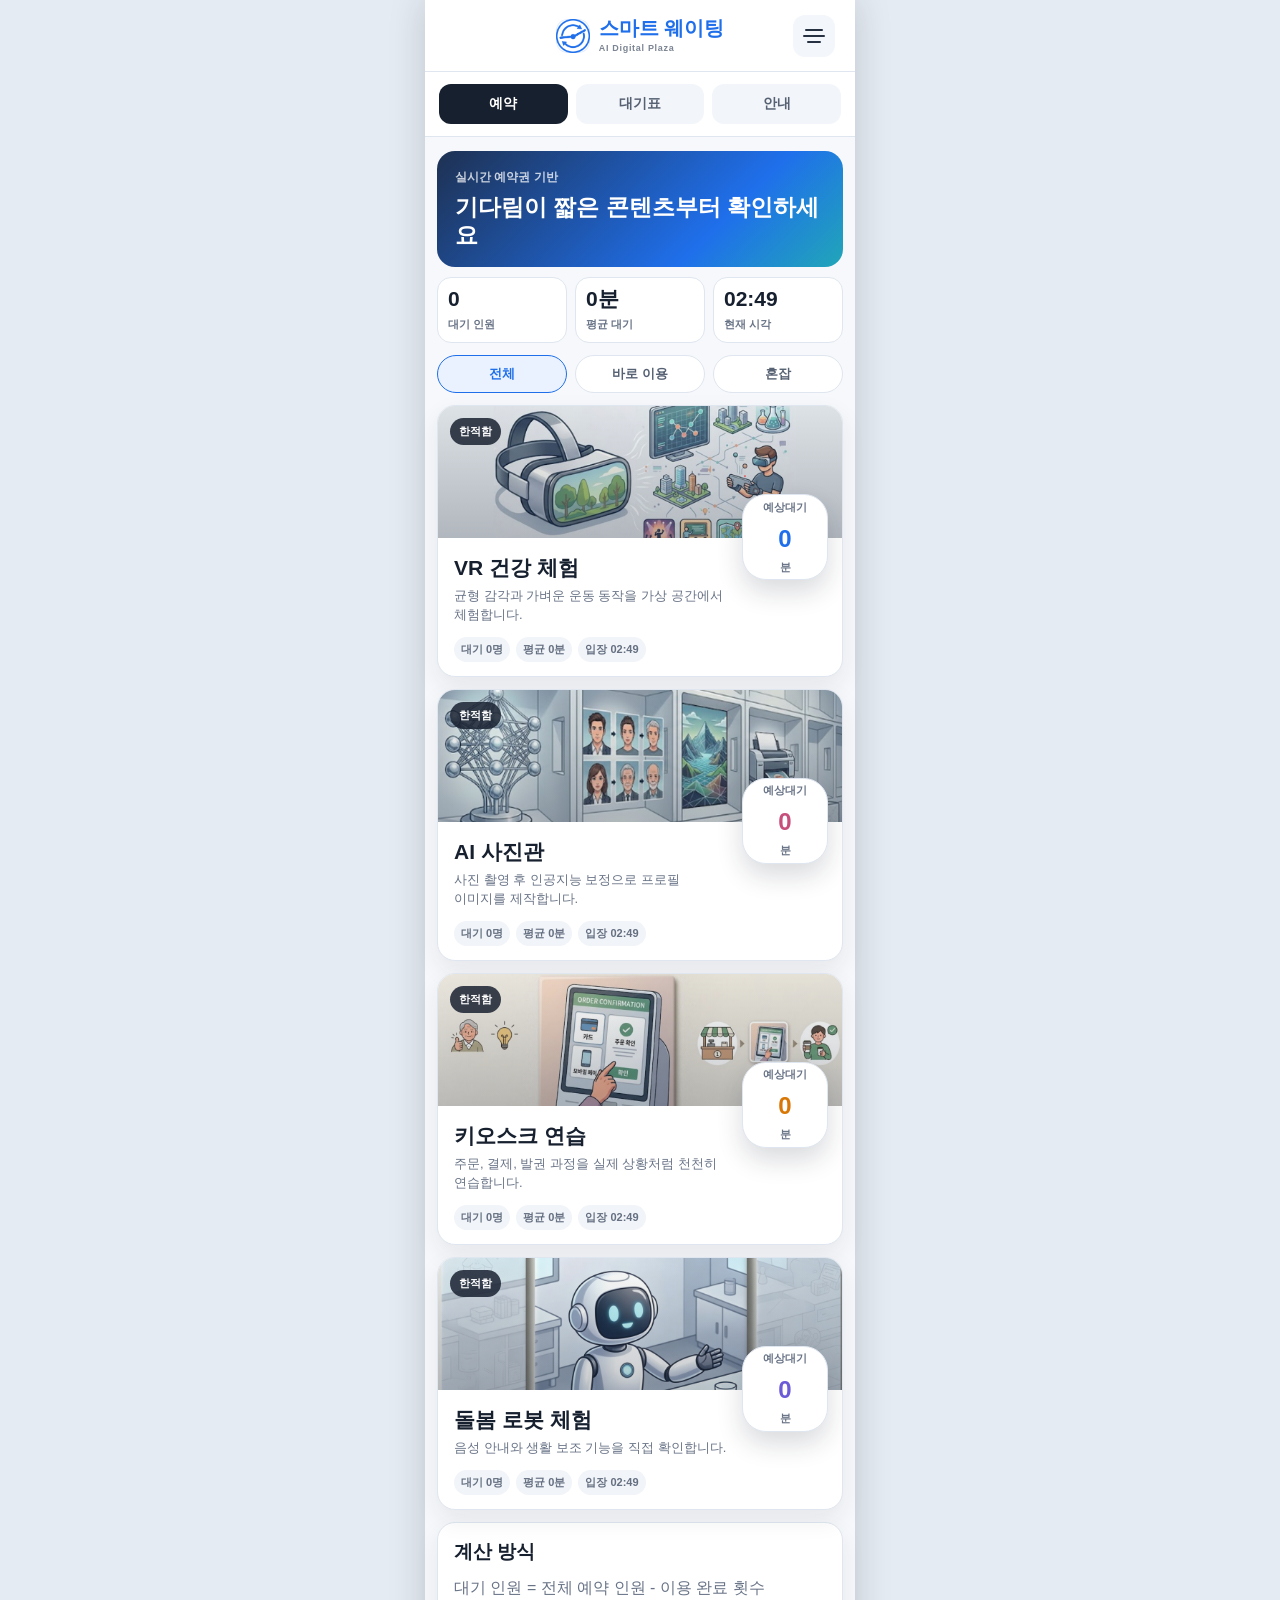
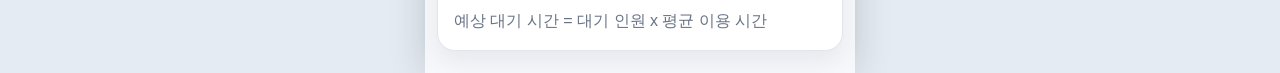
<file: frontend/index.html>
<!doctype html>
<html lang="ko">
<head>
  <meta charset="UTF-8">
  <meta name="viewport" content="width=device-width, initial-scale=1.0">
  <title>스마트 웨이팅 시스템</title>
  <link rel="stylesheet" href="css/styles.css">
</head>
<body data-page="home">
  <div class="app">
    <header class="app-header">
      <span class="service-icon" aria-hidden="true"></span>
      <a class="brand" href="index.html" aria-label="홈으로 이동">
        <img class="brand-logo" src="assets/logo.png" alt="임시 서비스 로고">
        <span>
          <strong>스마트 웨이팅</strong>
          <small>AI Digital Plaza</small>
        </span>
      </a>
      <button class="header-button menu-button" data-menu-open aria-label="메뉴 열기">
        <span></span><span></span><span></span>
      </button>
    </header>

    <nav class="top-tabs" aria-label="주요 페이지">
      <a class="active" href="index.html">예약</a>
      <a href="ticket.html">대기표</a>
      <a href="info.html">안내</a>
    </nav>

    <main>
      <section class="hero">
        <div>
          <p>실시간 예약권 기반</p>
          <h1>기다림이 짧은 콘텐츠부터 확인하세요</h1>
        </div>
      </section>

      <section class="summary-row">
        <div><strong id="totalWaiting">0</strong><span>대기 인원</span></div>
        <div><strong id="avgWait">0분</strong><span>평균 대기</span></div>
        <div><strong id="fastEntry">--:--</strong><span>현재 시각</span></div>
      </section>

      <section class="filter-row" aria-label="콘텐츠 필터">
        <button class="active" data-filter="all">전체</button>
        <button data-filter="fast">바로 이용</button>
        <button data-filter="busy">혼잡</button>
      </section>

      <section class="card-list" aria-label="콘텐츠 목록">
        <article class="content-card" data-card="vr">
          <div class="visual visual-vr"><img src="assets/vr.png" alt="" aria-hidden="true"><span class="card-tag" data-status>예약 가능</span></div>
          <div class="wait-badge"><span>예상대기</span><strong data-wait>0</strong><small>분</small></div>
          <div class="card-body">
            <h2>VR 건강 체험</h2>
            <p>균형 감각과 가벼운 운동 동작을 가상 공간에서 체험합니다.</p>
            <div class="meta">
              <span data-people>대기 0명</span>
              <span data-average>평균 0분</span>
              <span data-entry>입장 --:--</span>
            </div>
          </div>
        </article>

        <article class="content-card" data-card="photo">
          <div class="visual visual-photo"><img src="assets/photo.png" alt="" aria-hidden="true"><span class="card-tag" data-status>예약 가능</span></div>
          <div class="wait-badge"><span>예상대기</span><strong data-wait>0</strong><small>분</small></div>
          <div class="card-body">
            <h2>AI 사진관</h2>
            <p>사진 촬영 후 인공지능 보정으로 프로필 이미지를 제작합니다.</p>
            <div class="meta">
              <span data-people>대기 0명</span>
              <span data-average>평균 0분</span>
              <span data-entry>입장 --:--</span>
            </div>
          </div>
        </article>

        <article class="content-card" data-card="kiosk">
          <div class="visual visual-kiosk"><img src="assets/kiosk.png" alt="" aria-hidden="true"><span class="card-tag" data-status>예약 가능</span></div>
          <div class="wait-badge"><span>예상대기</span><strong data-wait>0</strong><small>분</small></div>
          <div class="card-body">
            <h2>키오스크 연습</h2>
            <p>주문, 결제, 발권 과정을 실제 상황처럼 천천히 연습합니다.</p>
            <div class="meta">
              <span data-people>대기 0명</span>
              <span data-average>평균 0분</span>
              <span data-entry>입장 --:--</span>
            </div>
          </div>
        </article>

        <article class="content-card" data-card="robot">
          <div class="visual visual-robot"><img src="assets/robot.png" alt="" aria-hidden="true"><span class="card-tag" data-status>예약 가능</span></div>
          <div class="wait-badge"><span>예상대기</span><strong data-wait>0</strong><small>분</small></div>
          <div class="card-body">
            <h2>돌봄 로봇 체험</h2>
            <p>음성 안내와 생활 보조 기능을 직접 확인합니다.</p>
            <div class="meta">
              <span data-people>대기 0명</span>
              <span data-average>평균 0분</span>
              <span data-entry>입장 --:--</span>
            </div>
          </div>
        </article>
      </section>

      <section class="plain-card">
        <h2>계산 방식</h2>
        <p>대기 인원 = 전체 예약 인원 - 이용 완료 횟수</p>
        <p>예상 대기 시간 = 대기 인원 x 평균 이용 시간</p>
      </section>
    </main>
  </div>

  <aside class="drawer" id="drawer" aria-hidden="true">
    <div class="drawer-panel">
      <button class="drawer-close" data-menu-close aria-label="메뉴 닫기">닫기</button>
      <strong>스마트 웨이팅</strong>
      <a href="index.html">예약 현황</a>
      <a href="ticket.html">대기표 등록</a>
      <a href="info.html">서비스 안내</a>
      <!-- <a href="desktop.html">데스크탑 화면</a> -->
    </div>
  </aside>
  
  <div class="toast" id="toast"></div>
  
  <script src="./js/network.js" type="module"></script>
  <script src="js/data.js"></script>
  <script src="js/waiting.js"></script>
  <script src="js/ui.js"></script>
  <script src="js/app.js"></script>
</body>
</html>
</file>
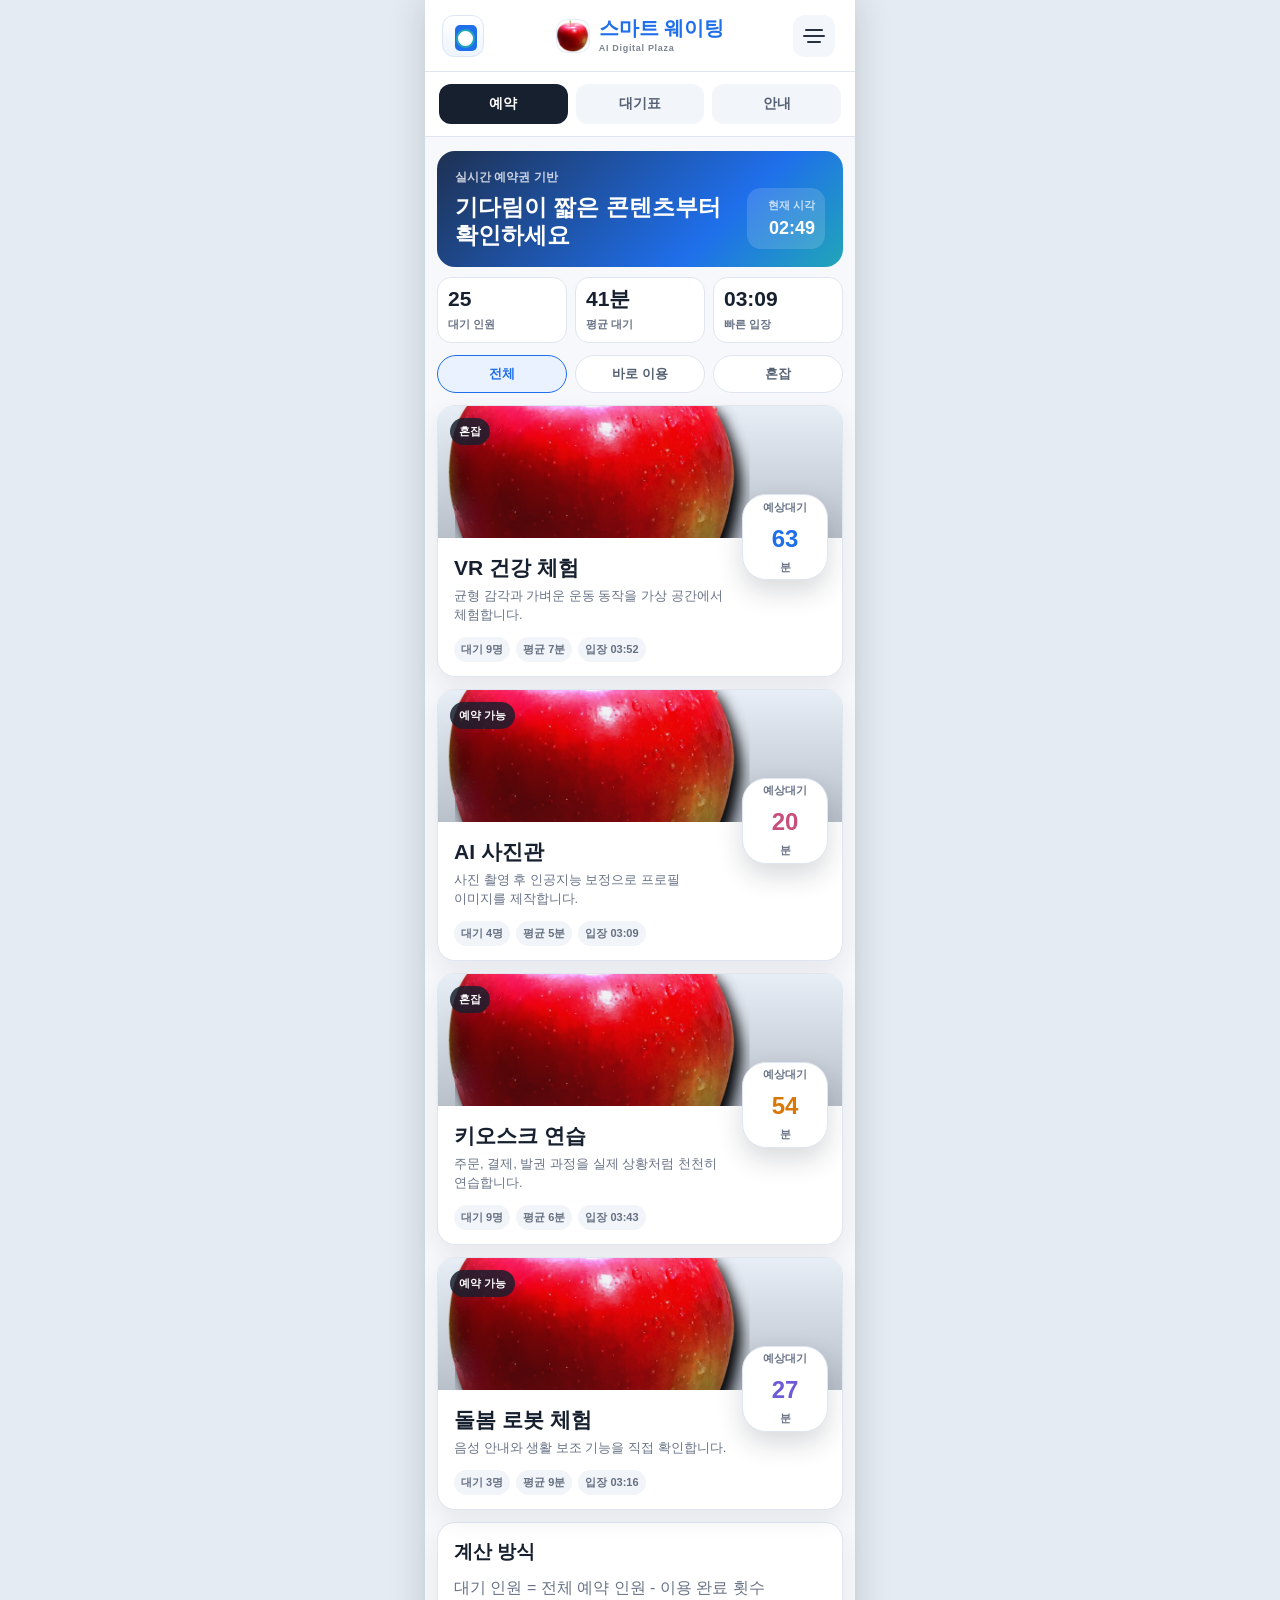
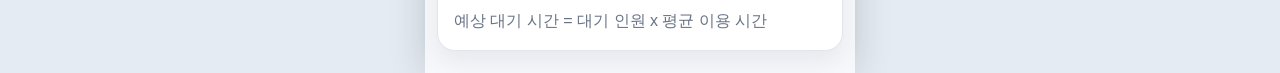
<file: 프밍수행/index.html>
<!doctype html>
<html lang="ko">
<head>
  <meta charset="UTF-8">
  <meta name="viewport" content="width=device-width, initial-scale=1.0">
  <title>스마트 웨이팅 시스템</title>
  <link rel="stylesheet" href="css/styles.css">
</head>
<body data-page="home">
  <div class="app">
    <header class="app-header">
      <span class="service-icon" aria-hidden="true"></span>
      <a class="brand" href="index.html" aria-label="홈으로 이동">
        <img class="brand-logo" src="assets/apple-logo.png" alt="임시 서비스 로고">
        <span>
          <strong>스마트 웨이팅</strong>
          <small>AI Digital Plaza</small>
        </span>
      </a>
      <button class="header-button menu-button" data-menu-open aria-label="메뉴 열기">
        <span></span><span></span><span></span>
      </button>
    </header>

    <nav class="top-tabs" aria-label="주요 페이지">
      <a class="active" href="index.html">예약</a>
      <a href="ticket.html">대기표</a>
      <a href="info.html">안내</a>
    </nav>

    <main>
      <section class="hero">
        <div>
          <p>실시간 예약권 기반</p>
          <h1>기다림이 짧은 콘텐츠부터 확인하세요</h1>
        </div>
        <div class="hero-clock">
          <span>현재 시각</span>
          <strong id="nowTime">--:--</strong>
        </div>
      </section>

      <section class="summary-row">
        <div><strong id="totalWaiting">0</strong><span>대기 인원</span></div>
        <div><strong id="avgWait">0분</strong><span>평균 대기</span></div>
        <div><strong id="fastEntry">--:--</strong><span>빠른 입장</span></div>
      </section>

      <section class="filter-row" aria-label="콘텐츠 필터">
        <button class="active" data-filter="all">전체</button>
        <button data-filter="fast">바로 이용</button>
        <button data-filter="busy">혼잡</button>
      </section>

      <section class="card-list" aria-label="콘텐츠 목록">
        <article class="content-card" data-card="vr">
          <div class="visual visual-vr"><img src="assets/apple-content.jpg" alt="" aria-hidden="true"><span class="card-tag" data-status>예약 가능</span></div>
          <div class="wait-badge"><span>예상대기</span><strong data-wait>0</strong><small>분</small></div>
          <div class="card-body">
            <h2>VR 건강 체험</h2>
            <p>균형 감각과 가벼운 운동 동작을 가상 공간에서 체험합니다.</p>
            <div class="meta">
              <span data-people>대기 0명</span>
              <span data-average>평균 0분</span>
              <span data-entry>입장 --:--</span>
            </div>
          </div>
        </article>

        <article class="content-card" data-card="photo">
          <div class="visual visual-photo"><img src="assets/apple-content.jpg" alt="" aria-hidden="true"><span class="card-tag" data-status>예약 가능</span></div>
          <div class="wait-badge"><span>예상대기</span><strong data-wait>0</strong><small>분</small></div>
          <div class="card-body">
            <h2>AI 사진관</h2>
            <p>사진 촬영 후 인공지능 보정으로 프로필 이미지를 제작합니다.</p>
            <div class="meta">
              <span data-people>대기 0명</span>
              <span data-average>평균 0분</span>
              <span data-entry>입장 --:--</span>
            </div>
          </div>
        </article>

        <article class="content-card" data-card="kiosk">
          <div class="visual visual-kiosk"><img src="assets/apple-content.jpg" alt="" aria-hidden="true"><span class="card-tag" data-status>예약 가능</span></div>
          <div class="wait-badge"><span>예상대기</span><strong data-wait>0</strong><small>분</small></div>
          <div class="card-body">
            <h2>키오스크 연습</h2>
            <p>주문, 결제, 발권 과정을 실제 상황처럼 천천히 연습합니다.</p>
            <div class="meta">
              <span data-people>대기 0명</span>
              <span data-average>평균 0분</span>
              <span data-entry>입장 --:--</span>
            </div>
          </div>
        </article>

        <article class="content-card" data-card="robot">
          <div class="visual visual-robot"><img src="assets/apple-content.jpg" alt="" aria-hidden="true"><span class="card-tag" data-status>예약 가능</span></div>
          <div class="wait-badge"><span>예상대기</span><strong data-wait>0</strong><small>분</small></div>
          <div class="card-body">
            <h2>돌봄 로봇 체험</h2>
            <p>음성 안내와 생활 보조 기능을 직접 확인합니다.</p>
            <div class="meta">
              <span data-people>대기 0명</span>
              <span data-average>평균 0분</span>
              <span data-entry>입장 --:--</span>
            </div>
          </div>
        </article>
      </section>

      <section class="plain-card">
        <h2>계산 방식</h2>
        <p>대기 인원 = 전체 예약 인원 - 이용 완료 횟수</p>
        <p>예상 대기 시간 = 대기 인원 x 평균 이용 시간</p>
      </section>
    </main>
  </div>

  <aside class="drawer" id="drawer" aria-hidden="true">
    <div class="drawer-panel">
      <button class="drawer-close" data-menu-close aria-label="메뉴 닫기">닫기</button>
      <strong>스마트 웨이팅</strong>
      <a href="index.html">예약 현황</a>
      <a href="ticket.html">대기표 등록</a>
      <a href="info.html">서비스 안내</a>
      <a href="desktop.html">데스크탑 화면</a>
    </div>
  </aside>

  <div class="toast" id="toast"></div>
  <script src="js/data.js"></script>
  <script src="js/waiting.js"></script>
  <script src="js/ui.js"></script>
  <script src="js/app.js"></script>
</body>
</html>
</file>
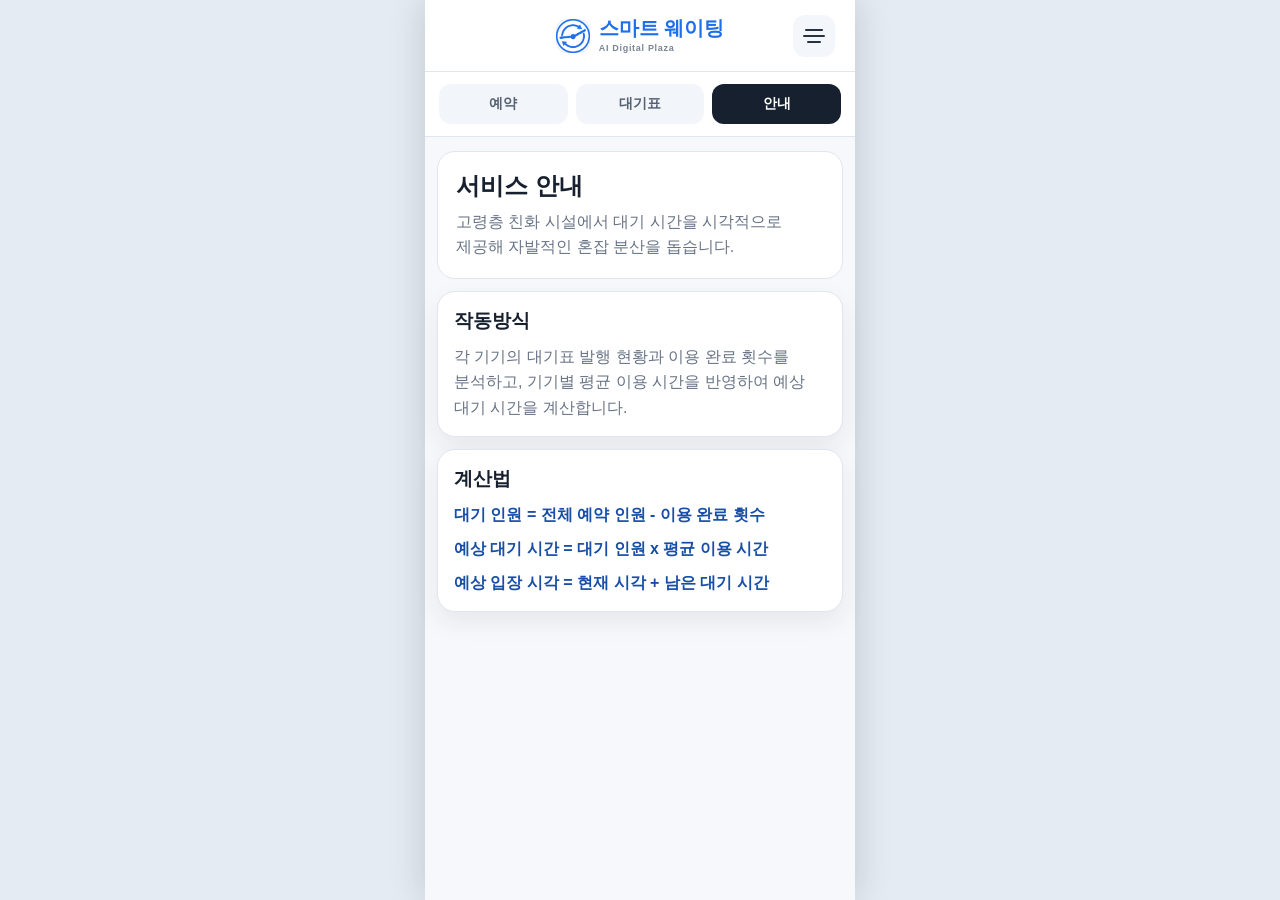
<file: frontend/info.html>
<!doctype html>
<html lang="ko">
<head>
  <meta charset="UTF-8">
  <meta name="viewport" content="width=device-width, initial-scale=1.0">
  <title>안내 | 스마트 웨이팅 시스템</title>
  <link rel="stylesheet" href="css/styles.css">
</head>
<body data-page="info">
  <div class="app">
    <header class="app-header">
      <span class="service-icon" aria-hidden="true"></span>
      <a class="brand" href="index.html" aria-label="홈으로 이동">
        <img class="brand-logo" src="assets/logo.png" alt="임시 서비스 로고">
        <span><strong>스마트 웨이팅</strong><small>AI Digital Plaza</small></span>
      </a>
      <button class="header-button menu-button" data-menu-open aria-label="메뉴 열기">
        <span></span><span></span><span></span>
      </button>
    </header>

    <nav class="top-tabs" aria-label="주요 페이지">
      <a href="index.html">예약</a>
      <a href="ticket.html">대기표</a>
      <a class="active" href="info.html">안내</a>
    </nav>

    <main>
      <section class="page-head">
        <h1>서비스 안내</h1>
        <p>고령층 친화 시설에서 대기 시간을 시각적으로 제공해 자발적인 혼잡 분산을 돕습니다.</p>
      </section>

      <section class="plain-card">
        <h2>작동방식</h2>
        <p>각 기기의 대기표 발행 현황과 이용 완료 횟수를 분석하고, 기기별 평균 이용 시간을 반영하여 예상 대기 시간을 계산합니다.</p>
      </section>

      <section class="plain-card">
        <h2>계산법</h2>
        <p><strong>대기 인원 = 전체 예약 인원 - 이용 완료 횟수</strong></p>
        <p><strong>예상 대기 시간 = 대기 인원 x 평균 이용 시간</strong></p>
        <p><strong>예상 입장 시각 = 현재 시각 + 남은 대기 시간</strong></p>
      </section>

      <!-- <section class="plain-card">
        <h2>차별성</h2>
        <p>기존 단순 인원 감지 방식과 달리 실제 예약권을 가진 사람과 주변 체류자를 구분하므로 더 신뢰도 높은 대기 시간 안내가 가능합니다.</p>
      </section> -->
    </main>
  </div>

  <aside class="drawer" id="drawer" aria-hidden="true">
    <div class="drawer-panel">
      <button class="drawer-close" data-menu-close aria-label="메뉴 닫기">닫기</button>
      <strong>스마트 웨이팅</strong>
      <a href="index.html">예약 현황</a>
      <a href="ticket.html">대기표 등록</a>
      <a href="info.html">서비스 안내</a>
      <!-- <a href="desktop.html">데스크탑 화a면</a> -->
    </div>
  </aside>

  <div class="toast" id="toast"></div>

  <script src="./js/network.js" type="module"></script>
  <script src="js/data.js"></script>
  <script src="js/waiting.js"></script>
  <script src="js/ui.js"></script>
  <script src="js/app.js"></script>
</body>
</html>
</file>
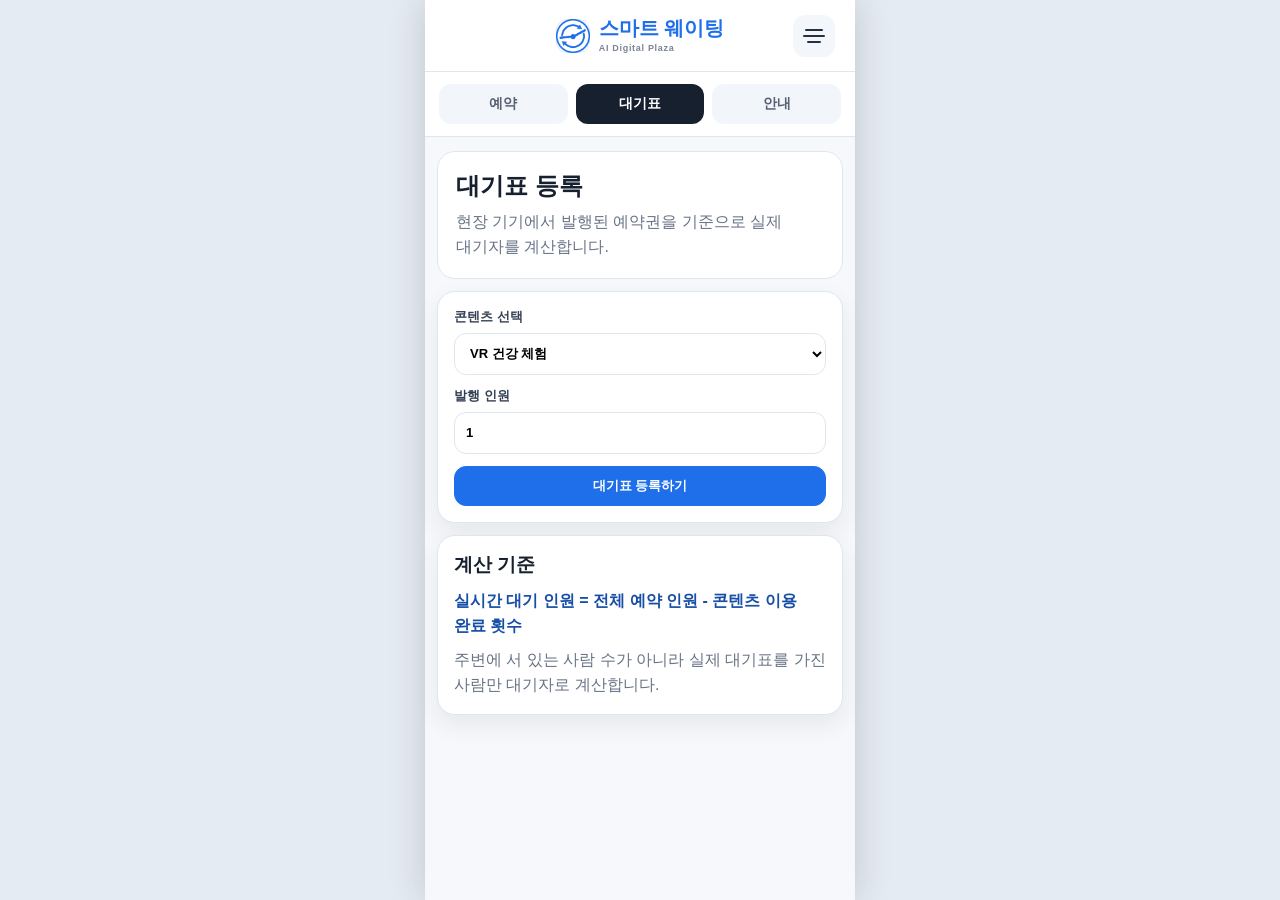
<file: frontend/ticket.html>
<!doctype html>
<html lang="ko">
<head>
  <meta charset="UTF-8">
  <meta name="viewport" content="width=device-width, initial-scale=1.0">
  <title>대기표 등록 | 스마트 웨이팅 시스템</title>
  <link rel="stylesheet" href="css/styles.css">
</head>
<body data-page="ticket">
  <div class="app">
    <header class="app-header">
      <span class="service-icon" aria-hidden="true"></span>
      <a class="brand" href="index.html" aria-label="홈으로 이동">
        <img class="brand-logo" src="assets/logo.png" alt="임시 서비스 로고">
        <span><strong>스마트 웨이팅</strong><small>AI Digital Plaza</small></span>
      </a>
      <button class="header-button menu-button" data-menu-open aria-label="메뉴 열기">
        <span></span><span></span><span></span>
      </button>
    </header>

    <nav class="top-tabs" aria-label="주요 페이지">
      <a href="index.html">예약</a>
      <a class="active" href="ticket.html">대기표</a>
      <a href="info.html">안내</a>
    </nav>

    <main>
      <section class="page-head">
        <h1>대기표 등록</h1>
        <p>현장 기기에서 발행된 예약권을 기준으로 실제 대기자를 계산합니다.</p>
      </section>

      <section class="form-card">
        <label>
          콘텐츠 선택
          <select id="ticketContent">
            <option value="vr">VR 건강 체험</option>
            <option value="photo">AI 사진관</option>
            <option value="kiosk">키오스크 연습</option>
            <option value="robot">돌봄 로봇 체험</option>
          </select>
        </label>
        <label>
          발행 인원
          <input id="ticketCount" type="number" min="1" value="1">
        </label>
        <button class="primary-action" id="issueTicket">대기표 등록하기</button>
      </section>

      <section class="plain-card">
        <h2>계산 기준</h2>
        <p><strong>실시간 대기 인원 = 전체 예약 인원 - 콘텐츠 이용 완료 횟수</strong></p>
        <p>주변에 서 있는 사람 수가 아니라 실제 대기표를 가진 사람만 대기자로 계산합니다.</p>
      </section>
    </main>
  </div>

  <aside class="drawer" id="drawer" aria-hidden="true">
    <div class="drawer-panel">
      <button class="drawer-close" data-menu-close aria-label="메뉴 닫기">닫기</button>
      <strong>스마트 웨이팅</strong>
      <a href="index.html">예약 현황</a>
      <a href="ticket.html">대기표 등록</a>
      <a href="info.html">서비스 안내</a>
      <!-- <a href="desktop.html">데스크탑 화면</a> -->
    </div>
  </aside>

  <script src="./js/network.js" type="module"></script>
  <div class="toast" id="toast"></div>
  <script src="js/data.js"></script>
  <script src="js/waiting.js"></script>
  <script src="js/ui.js"></script>
  <script src="js/app.js"></script>

</body>
</html>
</file>
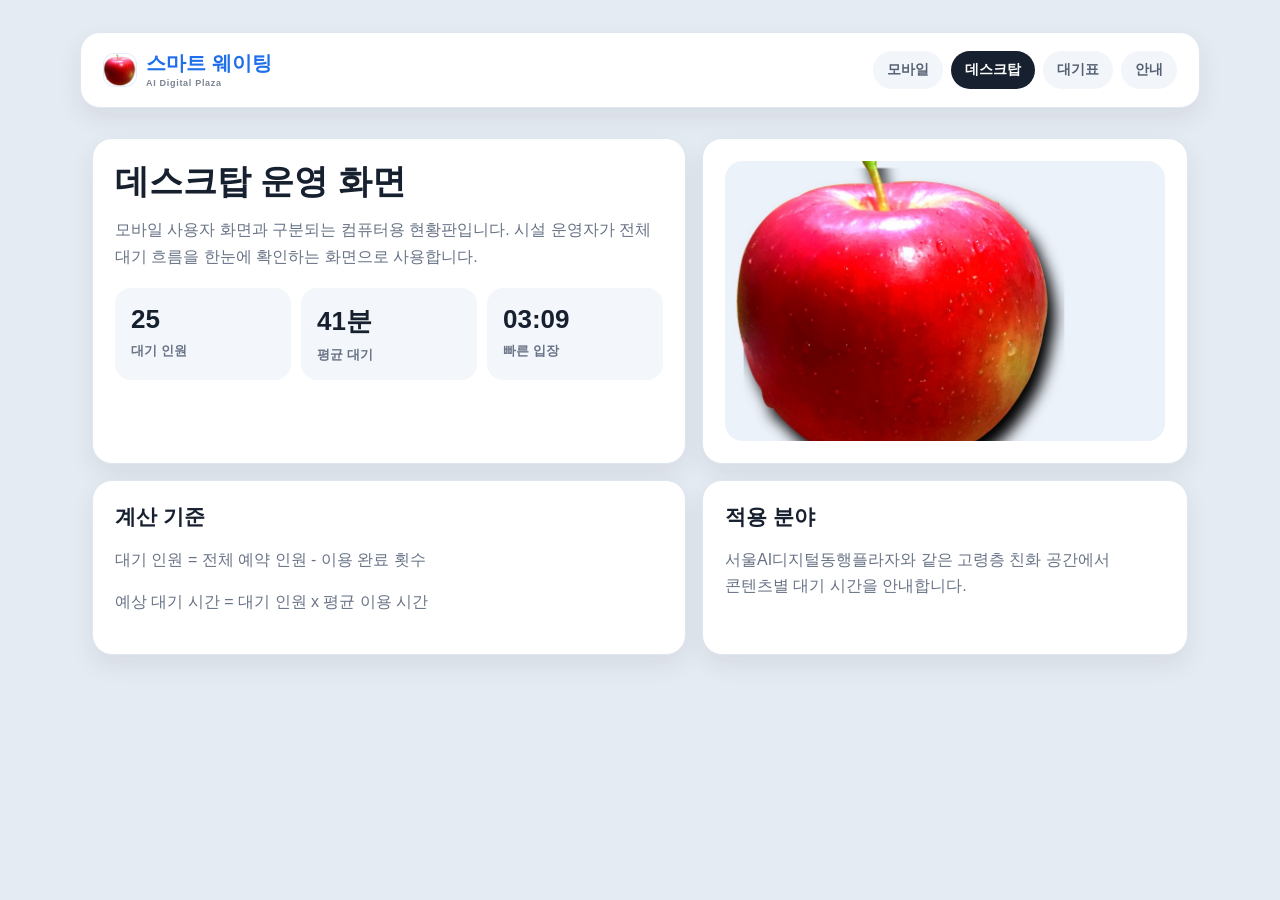
<file: 프밍수행/desktop.html>
<!doctype html>
<html lang="ko">
<head>
  <meta charset="UTF-8">
  <meta name="viewport" content="width=device-width, initial-scale=1.0">
  <title>데스크탑 화면 | 스마트 웨이팅 시스템</title>
  <link rel="stylesheet" href="css/styles.css">
</head>
<body data-page="desktop">
  <div class="desktop-shell">
    <header class="desktop-header">
      <a class="brand" href="index.html" aria-label="모바일 화면으로 이동">
        <img class="brand-logo" src="assets/apple-logo.png" alt="임시 서비스 로고">
        <span><strong>스마트 웨이팅</strong><small>AI Digital Plaza</small></span>
      </a>
      <nav class="desktop-nav" aria-label="화면 이동">
        <a href="index.html">모바일</a>
        <a class="active" href="desktop.html">데스크탑</a>
        <a href="ticket.html">대기표</a>
        <a href="info.html">안내</a>
      </nav>
    </header>

    <main class="desktop-grid">
      <section class="desktop-panel">
        <h1>데스크탑 운영 화면</h1>
        <p>모바일 사용자 화면과 구분되는 컴퓨터용 현황판입니다. 시설 운영자가 전체 대기 흐름을 한눈에 확인하는 화면으로 사용합니다.</p>
        <div class="desktop-stats">
          <div><strong data-desktop-waiting>0</strong><span>대기 인원</span></div>
          <div><strong data-desktop-average>0분</strong><span>평균 대기</span></div>
          <div><strong data-desktop-entry>--:--</strong><span>빠른 입장</span></div>
        </div>
      </section>

      <section class="desktop-panel">
        <div class="desktop-image" aria-label="임시 콘텐츠 이미지"></div>
      </section>

      <section class="desktop-panel">
        <h2>계산 기준</h2>
        <p>대기 인원 = 전체 예약 인원 - 이용 완료 횟수</p>
        <p>예상 대기 시간 = 대기 인원 x 평균 이용 시간</p>
      </section>

      <section class="desktop-panel">
        <h2>적용 분야</h2>
        <p>서울AI디지털동행플라자와 같은 고령층 친화 공간에서 콘텐츠별 대기 시간을 안내합니다.</p>
      </section>
    </main>
  </div>
  <script src="js/data.js"></script>
  <script src="js/waiting.js"></script>
  <script src="js/ui.js"></script>
  <script src="js/app.js"></script>
</body>
</html>
</file>
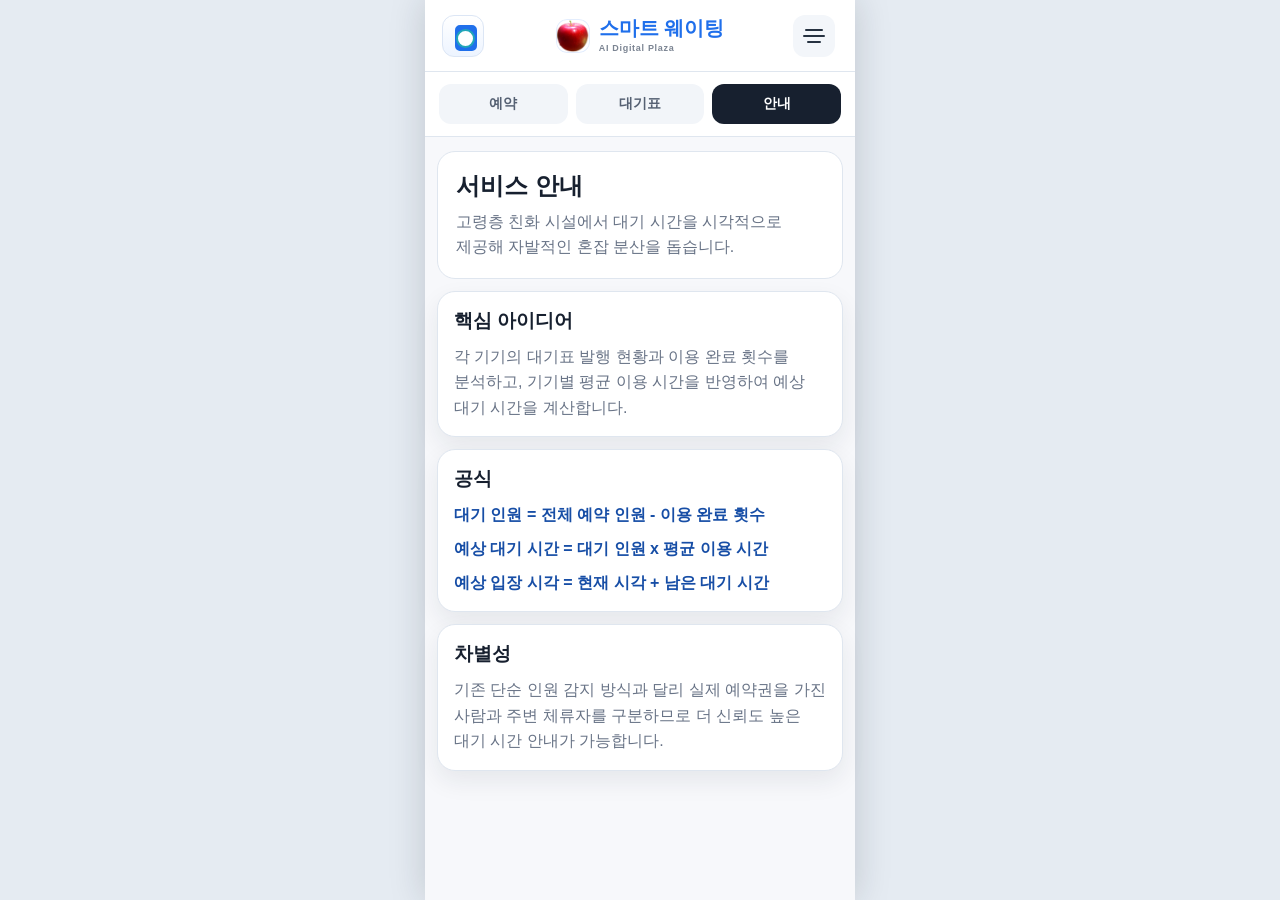
<file: 프밍수행/info.html>
<!doctype html>
<html lang="ko">
<head>
  <meta charset="UTF-8">
  <meta name="viewport" content="width=device-width, initial-scale=1.0">
  <title>안내 | 스마트 웨이팅 시스템</title>
  <link rel="stylesheet" href="css/styles.css">
</head>
<body data-page="info">
  <div class="app">
    <header class="app-header">
      <span class="service-icon" aria-hidden="true"></span>
      <a class="brand" href="index.html" aria-label="홈으로 이동">
        <img class="brand-logo" src="assets/apple-logo.png" alt="임시 서비스 로고">
        <span><strong>스마트 웨이팅</strong><small>AI Digital Plaza</small></span>
      </a>
      <button class="header-button menu-button" data-menu-open aria-label="메뉴 열기">
        <span></span><span></span><span></span>
      </button>
    </header>

    <nav class="top-tabs" aria-label="주요 페이지">
      <a href="index.html">예약</a>
      <a href="ticket.html">대기표</a>
      <a class="active" href="info.html">안내</a>
    </nav>

    <main>
      <section class="page-head">
        <h1>서비스 안내</h1>
        <p>고령층 친화 시설에서 대기 시간을 시각적으로 제공해 자발적인 혼잡 분산을 돕습니다.</p>
      </section>

      <section class="plain-card">
        <h2>핵심 아이디어</h2>
        <p>각 기기의 대기표 발행 현황과 이용 완료 횟수를 분석하고, 기기별 평균 이용 시간을 반영하여 예상 대기 시간을 계산합니다.</p>
      </section>

      <section class="plain-card">
        <h2>공식</h2>
        <p><strong>대기 인원 = 전체 예약 인원 - 이용 완료 횟수</strong></p>
        <p><strong>예상 대기 시간 = 대기 인원 x 평균 이용 시간</strong></p>
        <p><strong>예상 입장 시각 = 현재 시각 + 남은 대기 시간</strong></p>
      </section>

      <section class="plain-card">
        <h2>차별성</h2>
        <p>기존 단순 인원 감지 방식과 달리 실제 예약권을 가진 사람과 주변 체류자를 구분하므로 더 신뢰도 높은 대기 시간 안내가 가능합니다.</p>
      </section>
    </main>
  </div>

  <aside class="drawer" id="drawer" aria-hidden="true">
    <div class="drawer-panel">
      <button class="drawer-close" data-menu-close aria-label="메뉴 닫기">닫기</button>
      <strong>스마트 웨이팅</strong>
      <a href="index.html">예약 현황</a>
      <a href="ticket.html">대기표 등록</a>
      <a href="info.html">서비스 안내</a>
      <a href="desktop.html">데스크탑 화면</a>
    </div>
  </aside>

  <div class="toast" id="toast"></div>
  <script src="js/data.js"></script>
  <script src="js/waiting.js"></script>
  <script src="js/ui.js"></script>
  <script src="js/app.js"></script>
</body>
</html>
</file>
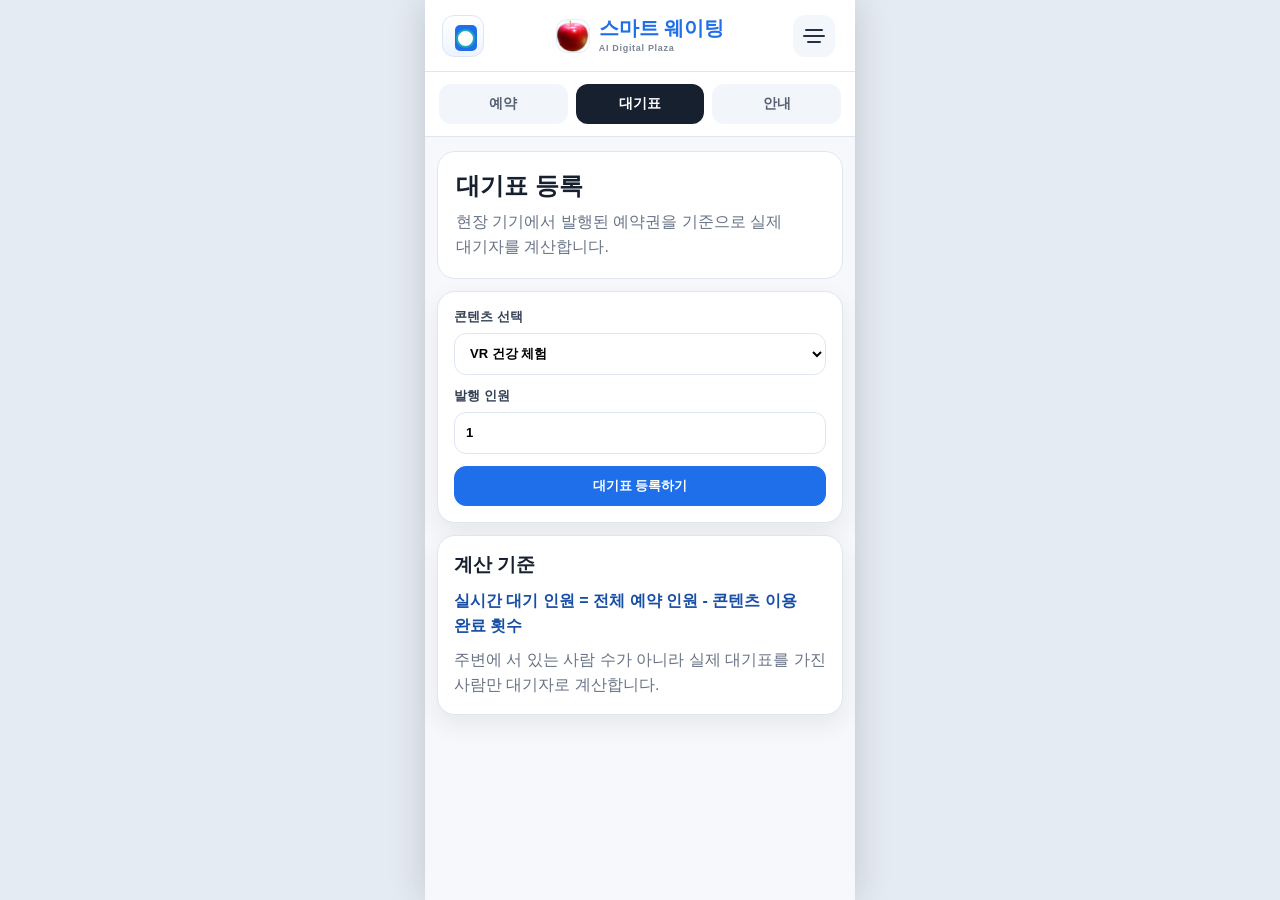
<file: 프밍수행/ticket.html>
<!doctype html>
<html lang="ko">
<head>
  <meta charset="UTF-8">
  <meta name="viewport" content="width=device-width, initial-scale=1.0">
  <title>대기표 등록 | 스마트 웨이팅 시스템</title>
  <link rel="stylesheet" href="css/styles.css">
</head>
<body data-page="ticket">
  <div class="app">
    <header class="app-header">
      <span class="service-icon" aria-hidden="true"></span>
      <a class="brand" href="index.html" aria-label="홈으로 이동">
        <img class="brand-logo" src="assets/apple-logo.png" alt="임시 서비스 로고">
        <span><strong>스마트 웨이팅</strong><small>AI Digital Plaza</small></span>
      </a>
      <button class="header-button menu-button" data-menu-open aria-label="메뉴 열기">
        <span></span><span></span><span></span>
      </button>
    </header>

    <nav class="top-tabs" aria-label="주요 페이지">
      <a href="index.html">예약</a>
      <a class="active" href="ticket.html">대기표</a>
      <a href="info.html">안내</a>
    </nav>

    <main>
      <section class="page-head">
        <h1>대기표 등록</h1>
        <p>현장 기기에서 발행된 예약권을 기준으로 실제 대기자를 계산합니다.</p>
      </section>

      <section class="form-card">
        <label>
          콘텐츠 선택
          <select id="ticketContent">
            <option value="vr">VR 건강 체험</option>
            <option value="photo">AI 사진관</option>
            <option value="kiosk">키오스크 연습</option>
            <option value="robot">돌봄 로봇 체험</option>
          </select>
        </label>
        <label>
          발행 인원
          <input id="ticketCount" type="number" min="1" value="1">
        </label>
        <button class="primary-action" id="issueTicket">대기표 등록하기</button>
      </section>

      <section class="plain-card">
        <h2>계산 기준</h2>
        <p><strong>실시간 대기 인원 = 전체 예약 인원 - 콘텐츠 이용 완료 횟수</strong></p>
        <p>주변에 서 있는 사람 수가 아니라 실제 대기표를 가진 사람만 대기자로 계산합니다.</p>
      </section>
    </main>
  </div>

  <aside class="drawer" id="drawer" aria-hidden="true">
    <div class="drawer-panel">
      <button class="drawer-close" data-menu-close aria-label="메뉴 닫기">닫기</button>
      <strong>스마트 웨이팅</strong>
      <a href="index.html">예약 현황</a>
      <a href="ticket.html">대기표 등록</a>
      <a href="info.html">서비스 안내</a>
      <a href="desktop.html">데스크탑 화면</a>
    </div>
  </aside>

  <div class="toast" id="toast"></div>
  <script src="js/data.js"></script>
  <script src="js/waiting.js"></script>
  <script src="js/ui.js"></script>
  <script src="js/app.js"></script>
</body>
</html>
</file>
<file: frontend/css/styles.css>
:root {
  --bg: #e5ebf2;
  --surface: #ffffff;
  --ink: #17202f;
  --muted: #687386;
  --line: #dfe6ef;
  --soft: #f3f6fa;
  --primary: #1f6feb;
  --primary-dark: #174ea6;
  --shadow: 0 10px 24px rgba(23, 32, 47, 0.08);
}

* {
  box-sizing: border-box;
}

body {
  margin: 0;
  min-height: 100vh;
  background: var(--bg);
  color: var(--ink);
  font-family: "Noto Sans KR", "Malgun Gothic", Arial, sans-serif;
  letter-spacing: 0;
}

a {
  color: inherit;
  text-decoration: none;
}

button,
input,
select {
  font: inherit;
}

button {
  cursor: pointer;
}

.app {
  width: min(430px, 100%);
  min-height: 100vh;
  margin: 0 auto;
  background: #f7f8fb;
  box-shadow: 0 0 34px rgba(23, 32, 47, 0.18);
}

.app-header {
  position: sticky;
  top: 0;
  z-index: 20;
  height: 72px;
  display: grid;
  grid-template-columns: 48px 1fr 48px;
  align-items: center;
  gap: 8px;
  padding: 0 14px;
  background: var(--surface);
  border-bottom: 1px solid var(--line);
}

.header-button {
  width: 42px;
  height: 42px;
  border: 0;
  border-radius: 12px;
  background: var(--soft);
  transition: transform .18s ease, background .18s ease;
}

.header-button:active {
  transform: scale(.96);
  background: #e8edf4;
}

.menu-button {
  display: grid;
  place-items: center;
  align-content: center;
  gap: 4px;
}

.menu-button span {
  width: 18px;
  height: 2px;
  display: block;
  border-radius: 999px;
  background: #263241;
  transition: width .18s ease;
}

.menu-button span:nth-child(2) {
  width: 22px;
}

.menu-button span:nth-child(3) {
  width: 14px;
}

.brand {
  display: flex;
  align-items: center;
  justify-content: center;
  gap: 9px;
  min-width: 0;
  text-align: left;
}

.brand strong {
  display: block;
  color: var(--primary);
  font-size: 20px;
  line-height: 1.05;
  font-weight: 900;
  letter-spacing: 0;
}

.brand small {
  display: block;
  margin-top: 4px;
  color: #7b8492;
  font-size: 9px;
  font-weight: 900;
  letter-spacing: 0.7px;
}

.brand-logo {
  width: 34px;
  height: 34px;
  object-fit: cover;
  border-radius: 11px;
  background: #fff;
  box-shadow: inset 0 0 0 1px rgba(31, 111, 235, .12);
}

/* .service-icon {
  justify-self: center;
  width: 42px;
  height: 42px;
  border-radius: 12px;
  background:
    linear-gradient(180deg, #ffffff, #edf4ff);
  border: 1px solid #dce6f5;
  position: relative;
}

.service-icon::before {
  content: "";
  position: absolute;
  left: 12px;
  top: 9px;
  width: 18px;
  height: 22px;
  border: 2px solid var(--primary);
  border-radius: 5px;
  background:
    linear-gradient(#fff 0 0) 4px 5px / 8px 2px no-repeat,
    linear-gradient(#fff 0 0) 4px 11px / 8px 2px no-repeat,
    var(--primary);
}

.service-icon::after {
  content: "";
  position: absolute;
  right: 8px;
  bottom: 8px;
  width: 15px;
  height: 15px;
  border: 2px solid #21a6b8;
  border-radius: 50%;
  background: #fff;
}

.service-icon::after {
  box-shadow: inset 0 0 0 3px #fff;
} */

.top-tabs {
  display: grid;
  grid-template-columns: repeat(3, 1fr);
  gap: 8px;
  padding: 12px 14px;
  background: var(--surface);
  border-bottom: 1px solid var(--line);
}

.top-tabs a {
  min-height: 40px;
  display: grid;
  place-items: center;
  border-radius: 12px;
  background: #f2f5f9;
  color: #566173;
  font-size: 14px;
  font-weight: 900;
}

.top-tabs a.active {
  background: #17202f;
  color: #fff;
}

main {
  padding: 14px 12px 22px;
}

.hero {
  display: flex;
  justify-content: space-between;
  gap: 12px;
  align-items: end;
  padding: 18px;
  border-radius: 18px;
  background: linear-gradient(135deg, #1e3152, #1f6feb 68%, #21a6b8);
  color: #fff;
}

.hero p {
  margin: 0 0 7px;
  color: rgba(255, 255, 255, .76);
  font-size: 12px;
  font-weight: 900;
}

.hero h1 {
  margin: 0;
  font-size: 23px;
  line-height: 1.22;
  letter-spacing: 0;
}

.hero-clock {
  flex: 0 0 auto;
  min-width: 78px;
  padding: 10px;
  border-radius: 14px;
  background: rgba(255, 255, 255, .14);
  text-align: right;
}

.hero-clock span,
.summary-row span {
  display: block;
  font-size: 11px;
  color: rgba(255, 255, 255, .72);
  font-weight: 900;
}

.hero-clock strong {
  display: block;
  margin-top: 5px;
  font-size: 18px;
}

.summary-row {
  display: grid;
  grid-template-columns: repeat(3, 1fr);
  gap: 8px;
  margin-top: 10px;
}

.summary-row div {
  min-height: 66px;
  padding: 10px;
  border-radius: 14px;
  background: var(--surface);
  border: 1px solid var(--line);
}

.summary-row strong {
  display: block;
  font-size: 21px;
  line-height: 1;
}

.summary-row span {
  margin-top: 8px;
  color: var(--muted);
}

.filter-row {
  display: flex;
  gap: 8px;
  margin: 12px 0;
}

.filter-row button {
  flex: 1;
  min-height: 38px;
  border: 1px solid var(--line);
  border-radius: 999px;
  background: var(--surface);
  color: #566173;
  font-size: 13px;
  font-weight: 900;
}

.filter-row button.active {
  border-color: var(--primary);
  background: #eaf2ff;
  color: var(--primary);
}

.content-card {
  position: relative;
  margin-bottom: 12px;
  overflow: hidden;
  border: 1px solid var(--line);
  border-radius: 18px;
  background: var(--surface);
  box-shadow: var(--shadow);
  transition: transform .18s ease, box-shadow .18s ease;
}

.content-card:active {
  transform: scale(.995);
  box-shadow: 0 6px 18px rgba(23, 32, 47, 0.08);
}

.visual {
  height: 132px;
  position: relative;
  overflow: hidden;
  background: #edf2f8;
}

.visual img {
  position: absolute;
  inset: 0;
  width: 100%;
  height: 100%;
  object-fit: cover;
}

.visual::before {
  content: "";
  position: absolute;
  inset: 0;
  z-index: 1;
  background: linear-gradient(180deg, rgba(23,32,47,.02), rgba(23,32,47,.24));
}

.card-tag {
  position: absolute;
  left: 12px;
  top: 12px;
  z-index: 2;
  padding: 6px 9px;
  border-radius: 999px;
  background: rgba(23, 32, 47, .84);
  color: #fff;
  font-size: 11px;
  font-weight: 900;
}

.wait-badge {
  position: absolute;
  right: 14px;
  top: 88px;
  z-index: 3;
  width: 86px;
  height: 86px;
  display: grid;
  place-items: center;
  border: 1px solid var(--line);
  border-radius: 24px;
  background: #fff;
  text-align: center;
  box-shadow: 0 12px 26px rgba(23,32,47,.16);
}

.wait-badge span,
.wait-badge small {
  display: block;
  color: var(--muted);
  font-size: 11px;
  font-weight: 900;
}

.wait-badge strong {
  display: block;
  margin-top: 3px;
  color: var(--accent);
  font-size: 24px;
  line-height: 1;
}

.card-body {
  min-height: 118px;
  padding: 17px 112px 14px 16px;
}

.card-body h2 {
  margin: 0;
  font-size: 21px;
  line-height: 1.2;
  letter-spacing: 0;
}

.card-body p {
  margin: 7px 0 0;
  color: var(--muted);
  font-size: 13px;
  line-height: 1.45;
  word-break: keep-all;
}

.meta {
  display: flex;
  flex-wrap: wrap;
  gap: 6px;
  margin-top: 12px;
}

.meta span {
  padding: 5px 7px;
  border-radius: 999px;
  background: #f1f4f8;
  color: #657082;
  font-size: 11px;
  font-weight: 800;
}

.primary-action {
  min-height: 40px;
  display: grid;
  place-items: center;
  border: 1px solid var(--line);
  border-radius: 12px;
  background: #fff;
  color: #384456;
  font-size: 13px;
  font-weight: 900;
  width: 100%;
}

.primary-action {
  border-color: var(--accent, var(--primary));
  background: var(--accent, var(--primary));
  color: #fff;
}

.page-head {
  padding: 18px;
  border-radius: 18px;
  background: var(--surface);
  border: 1px solid var(--line);
}

.page-head h1 {
  margin: 0;
  font-size: 24px;
}

.page-head p {
  margin: 8px 0 0;
  color: var(--muted);
  line-height: 1.55;
  word-break: keep-all;
}

.plain-card,
.form-card {
  margin-top: 12px;
  padding: 16px;
  border: 1px solid var(--line);
  border-radius: 18px;
  background: var(--surface);
  box-shadow: var(--shadow);
}

.plain-card h2 {
  margin: 0 0 10px;
  font-size: 19px;
}

.plain-card p {
  margin: 8px 0 0;
  color: var(--muted);
  line-height: 1.6;
  word-break: keep-all;
}

.plain-card strong {
  color: var(--primary-dark);
}

.form-card {
  display: grid;
  gap: 12px;
}

.form-card label {
  display: grid;
  gap: 7px;
  color: #344054;
  font-size: 13px;
  font-weight: 900;
}

.form-card input,
.form-card select {
  width: 100%;
  min-height: 42px;
  border: 1px solid var(--line);
  border-radius: 12px;
  padding: 0 11px;
  background: #fff;
}

.desktop-shell {
  width: min(1120px, calc(100% - 40px));
  margin: 0 auto;
  padding: 32px 0 48px;
}

.desktop-header {
  display: flex;
  align-items: center;
  justify-content: space-between;
  gap: 18px;
  padding: 18px 22px;
  border: 1px solid var(--line);
  border-radius: 20px;
  background: var(--surface);
  box-shadow: var(--shadow);
}

.desktop-header .brand {
  justify-content: flex-start;
}

.desktop-nav {
  display: flex;
  gap: 8px;
}

.desktop-nav a {
  padding: 10px 14px;
  border-radius: 999px;
  background: #f2f5f9;
  color: #566173;
  font-size: 14px;
  font-weight: 900;
}

.desktop-nav a.active {
  background: #17202f;
  color: #fff;
}

.desktop-grid {
  display: grid;
  grid-template-columns: 1.1fr .9fr;
  gap: 16px;
  margin-top: 16px;
}

.desktop-panel {
  padding: 22px;
  border: 1px solid var(--line);
  border-radius: 20px;
  background: var(--surface);
  box-shadow: var(--shadow);
}

.desktop-panel h1,
.desktop-panel h2 {
  margin: 0;
  letter-spacing: 0;
}

.desktop-panel h1 {
  font-size: 34px;
  line-height: 1.18;
}

.desktop-panel h2 {
  font-size: 21px;
}

.desktop-panel p {
  color: var(--muted);
  line-height: 1.65;
  word-break: keep-all;
}

.desktop-image {
  min-height: 280px;
  border-radius: 18px;
  background: url("../assets/apple-content.jpg") center / cover no-repeat;
}

.desktop-stats {
  display: grid;
  grid-template-columns: repeat(3, 1fr);
  gap: 10px;
  margin-top: 18px;
}

.desktop-stats div {
  padding: 16px;
  border-radius: 16px;
  background: #f3f6fa;
}

.desktop-stats strong {
  display: block;
  font-size: 26px;
}

.desktop-stats span {
  display: block;
  margin-top: 7px;
  color: var(--muted);
  font-size: 13px;
  font-weight: 900;
}

@media (max-width: 760px) {
  .desktop-shell {
    width: min(430px, 100%);
    padding: 0;
  }

  .desktop-header,
  .desktop-grid {
    border-radius: 0;
    grid-template-columns: 1fr;
  }

  .desktop-header {
    align-items: flex-start;
    flex-direction: column;
  }

  .desktop-stats {
    grid-template-columns: 1fr;
  }
}

.drawer {
  position: fixed;
  inset: 0;
  z-index: 50;
  display: none;
  background: rgba(17, 24, 39, .42);
  backdrop-filter: blur(2px);
}

.drawer.open {
  display: block;
}

.drawer-panel {
  width: min(310px, 82vw);
  height: 100%;
  padding: 22px;
  background: #fff;
  box-shadow: 16px 0 40px rgba(0,0,0,.18);
  transform: translateX(-12px);
  animation: drawerIn .18s ease forwards;
}

@keyframes drawerIn {
  to {
    transform: translateX(0);
  }
}

.drawer-panel strong {
  display: block;
  margin: 12px 0 18px;
  font-size: 22px;
}

.drawer-panel a {
  display: flex;
  align-items: center;
  gap: 10px;
  padding: 14px 0;
  border-bottom: 1px solid var(--line);
  color: #344054;
  font-weight: 900;
}

.drawer-panel a::before {
  content: "";
  width: 8px;
  height: 8px;
  border-radius: 50%;
  background: var(--primary);
  opacity: .7;
}

.drawer-close {
  min-height: 36px;
  border: 0;
  border-radius: 10px;
  padding: 0 12px;
  background: var(--soft);
  color: #344054;
  font-weight: 900;
}

.toast {
  position: fixed;
  left: 50%;
  bottom: 24px;
  z-index: 70;
  width: min(390px, calc(100% - 28px));
  padding: 12px 14px;
  border-radius: 14px;
  background: #17202f;
  color: #fff;
  font-size: 13px;
  transform: translateX(-50%) translateY(20px);
  opacity: 0;
  pointer-events: none;
  transition: .22s ease;
}

.toast.show {
  opacity: 1;
  transform: translateX(-50%) translateY(0);
}

@media (max-width: 360px) {
  .brand strong {
    font-size: 18px;
  }

  .card-body {
    padding-right: 104px;
  }

  .wait-badge {
    right: 10px;
    width: 80px;
    height: 80px;
  }
}
</file>
<file: 프밍수행/css/styles.css>
:root {
  --bg: #e5ebf2;
  --surface: #ffffff;
  --ink: #17202f;
  --muted: #687386;
  --line: #dfe6ef;
  --soft: #f3f6fa;
  --primary: #1f6feb;
  --primary-dark: #174ea6;
  --shadow: 0 10px 24px rgba(23, 32, 47, 0.08);
}

* {
  box-sizing: border-box;
}

body {
  margin: 0;
  min-height: 100vh;
  background: var(--bg);
  color: var(--ink);
  font-family: "Noto Sans KR", "Malgun Gothic", Arial, sans-serif;
  letter-spacing: 0;
}

a {
  color: inherit;
  text-decoration: none;
}

button,
input,
select {
  font: inherit;
}

button {
  cursor: pointer;
}

.app {
  width: min(430px, 100%);
  min-height: 100vh;
  margin: 0 auto;
  background: #f7f8fb;
  box-shadow: 0 0 34px rgba(23, 32, 47, 0.18);
}

.app-header {
  position: sticky;
  top: 0;
  z-index: 20;
  height: 72px;
  display: grid;
  grid-template-columns: 48px 1fr 48px;
  align-items: center;
  gap: 8px;
  padding: 0 14px;
  background: var(--surface);
  border-bottom: 1px solid var(--line);
}

.header-button {
  width: 42px;
  height: 42px;
  border: 0;
  border-radius: 12px;
  background: var(--soft);
  transition: transform .18s ease, background .18s ease;
}

.header-button:active {
  transform: scale(.96);
  background: #e8edf4;
}

.menu-button {
  display: grid;
  place-items: center;
  align-content: center;
  gap: 4px;
}

.menu-button span {
  width: 18px;
  height: 2px;
  display: block;
  border-radius: 999px;
  background: #263241;
  transition: width .18s ease;
}

.menu-button span:nth-child(2) {
  width: 22px;
}

.menu-button span:nth-child(3) {
  width: 14px;
}

.brand {
  display: flex;
  align-items: center;
  justify-content: center;
  gap: 9px;
  min-width: 0;
  text-align: left;
}

.brand strong {
  display: block;
  color: var(--primary);
  font-size: 20px;
  line-height: 1.05;
  font-weight: 900;
  letter-spacing: 0;
}

.brand small {
  display: block;
  margin-top: 4px;
  color: #7b8492;
  font-size: 9px;
  font-weight: 900;
  letter-spacing: 0.7px;
}

.brand-logo {
  width: 34px;
  height: 34px;
  object-fit: cover;
  border-radius: 11px;
  background: #fff;
  box-shadow: inset 0 0 0 1px rgba(31, 111, 235, .12);
}

.service-icon {
  justify-self: center;
  width: 42px;
  height: 42px;
  border-radius: 12px;
  background:
    linear-gradient(180deg, #ffffff, #edf4ff);
  border: 1px solid #dce6f5;
  position: relative;
}

.service-icon::before {
  content: "";
  position: absolute;
  left: 12px;
  top: 9px;
  width: 18px;
  height: 22px;
  border: 2px solid var(--primary);
  border-radius: 5px;
  background:
    linear-gradient(#fff 0 0) 4px 5px / 8px 2px no-repeat,
    linear-gradient(#fff 0 0) 4px 11px / 8px 2px no-repeat,
    var(--primary);
}

.service-icon::after {
  content: "";
  position: absolute;
  right: 8px;
  bottom: 8px;
  width: 15px;
  height: 15px;
  border: 2px solid #21a6b8;
  border-radius: 50%;
  background: #fff;
}

.service-icon::after {
  box-shadow: inset 0 0 0 3px #fff;
}

.top-tabs {
  display: grid;
  grid-template-columns: repeat(3, 1fr);
  gap: 8px;
  padding: 12px 14px;
  background: var(--surface);
  border-bottom: 1px solid var(--line);
}

.top-tabs a {
  min-height: 40px;
  display: grid;
  place-items: center;
  border-radius: 12px;
  background: #f2f5f9;
  color: #566173;
  font-size: 14px;
  font-weight: 900;
}

.top-tabs a.active {
  background: #17202f;
  color: #fff;
}

main {
  padding: 14px 12px 22px;
}

.hero {
  display: flex;
  justify-content: space-between;
  gap: 12px;
  align-items: end;
  padding: 18px;
  border-radius: 18px;
  background: linear-gradient(135deg, #1e3152, #1f6feb 68%, #21a6b8);
  color: #fff;
}

.hero p {
  margin: 0 0 7px;
  color: rgba(255, 255, 255, .76);
  font-size: 12px;
  font-weight: 900;
}

.hero h1 {
  margin: 0;
  font-size: 23px;
  line-height: 1.22;
  letter-spacing: 0;
}

.hero-clock {
  flex: 0 0 auto;
  min-width: 78px;
  padding: 10px;
  border-radius: 14px;
  background: rgba(255, 255, 255, .14);
  text-align: right;
}

.hero-clock span,
.summary-row span {
  display: block;
  font-size: 11px;
  color: rgba(255, 255, 255, .72);
  font-weight: 900;
}

.hero-clock strong {
  display: block;
  margin-top: 5px;
  font-size: 18px;
}

.summary-row {
  display: grid;
  grid-template-columns: repeat(3, 1fr);
  gap: 8px;
  margin-top: 10px;
}

.summary-row div {
  min-height: 66px;
  padding: 10px;
  border-radius: 14px;
  background: var(--surface);
  border: 1px solid var(--line);
}

.summary-row strong {
  display: block;
  font-size: 21px;
  line-height: 1;
}

.summary-row span {
  margin-top: 8px;
  color: var(--muted);
}

.filter-row {
  display: flex;
  gap: 8px;
  margin: 12px 0;
}

.filter-row button {
  flex: 1;
  min-height: 38px;
  border: 1px solid var(--line);
  border-radius: 999px;
  background: var(--surface);
  color: #566173;
  font-size: 13px;
  font-weight: 900;
}

.filter-row button.active {
  border-color: var(--primary);
  background: #eaf2ff;
  color: var(--primary);
}

.content-card {
  position: relative;
  margin-bottom: 12px;
  overflow: hidden;
  border: 1px solid var(--line);
  border-radius: 18px;
  background: var(--surface);
  box-shadow: var(--shadow);
  transition: transform .18s ease, box-shadow .18s ease;
}

.content-card:active {
  transform: scale(.995);
  box-shadow: 0 6px 18px rgba(23, 32, 47, 0.08);
}

.visual {
  height: 132px;
  position: relative;
  overflow: hidden;
  background: #edf2f8;
}

.visual img {
  position: absolute;
  inset: 0;
  width: 100%;
  height: 100%;
  object-fit: cover;
}

.visual::before {
  content: "";
  position: absolute;
  inset: 0;
  z-index: 1;
  background: linear-gradient(180deg, rgba(23,32,47,.02), rgba(23,32,47,.24));
}

.card-tag {
  position: absolute;
  left: 12px;
  top: 12px;
  z-index: 2;
  padding: 6px 9px;
  border-radius: 999px;
  background: rgba(23, 32, 47, .84);
  color: #fff;
  font-size: 11px;
  font-weight: 900;
}

.wait-badge {
  position: absolute;
  right: 14px;
  top: 88px;
  z-index: 3;
  width: 86px;
  height: 86px;
  display: grid;
  place-items: center;
  border: 1px solid var(--line);
  border-radius: 24px;
  background: #fff;
  text-align: center;
  box-shadow: 0 12px 26px rgba(23,32,47,.16);
}

.wait-badge span,
.wait-badge small {
  display: block;
  color: var(--muted);
  font-size: 11px;
  font-weight: 900;
}

.wait-badge strong {
  display: block;
  margin-top: 3px;
  color: var(--accent);
  font-size: 24px;
  line-height: 1;
}

.card-body {
  min-height: 118px;
  padding: 17px 112px 14px 16px;
}

.card-body h2 {
  margin: 0;
  font-size: 21px;
  line-height: 1.2;
  letter-spacing: 0;
}

.card-body p {
  margin: 7px 0 0;
  color: var(--muted);
  font-size: 13px;
  line-height: 1.45;
  word-break: keep-all;
}

.meta {
  display: flex;
  flex-wrap: wrap;
  gap: 6px;
  margin-top: 12px;
}

.meta span {
  padding: 5px 7px;
  border-radius: 999px;
  background: #f1f4f8;
  color: #657082;
  font-size: 11px;
  font-weight: 800;
}

.primary-action {
  min-height: 40px;
  display: grid;
  place-items: center;
  border: 1px solid var(--line);
  border-radius: 12px;
  background: #fff;
  color: #384456;
  font-size: 13px;
  font-weight: 900;
  width: 100%;
}

.primary-action {
  border-color: var(--accent, var(--primary));
  background: var(--accent, var(--primary));
  color: #fff;
}

.page-head {
  padding: 18px;
  border-radius: 18px;
  background: var(--surface);
  border: 1px solid var(--line);
}

.page-head h1 {
  margin: 0;
  font-size: 24px;
}

.page-head p {
  margin: 8px 0 0;
  color: var(--muted);
  line-height: 1.55;
  word-break: keep-all;
}

.plain-card,
.form-card {
  margin-top: 12px;
  padding: 16px;
  border: 1px solid var(--line);
  border-radius: 18px;
  background: var(--surface);
  box-shadow: var(--shadow);
}

.plain-card h2 {
  margin: 0 0 10px;
  font-size: 19px;
}

.plain-card p {
  margin: 8px 0 0;
  color: var(--muted);
  line-height: 1.6;
  word-break: keep-all;
}

.plain-card strong {
  color: var(--primary-dark);
}

.form-card {
  display: grid;
  gap: 12px;
}

.form-card label {
  display: grid;
  gap: 7px;
  color: #344054;
  font-size: 13px;
  font-weight: 900;
}

.form-card input,
.form-card select {
  width: 100%;
  min-height: 42px;
  border: 1px solid var(--line);
  border-radius: 12px;
  padding: 0 11px;
  background: #fff;
}

.desktop-shell {
  width: min(1120px, calc(100% - 40px));
  margin: 0 auto;
  padding: 32px 0 48px;
}

.desktop-header {
  display: flex;
  align-items: center;
  justify-content: space-between;
  gap: 18px;
  padding: 18px 22px;
  border: 1px solid var(--line);
  border-radius: 20px;
  background: var(--surface);
  box-shadow: var(--shadow);
}

.desktop-header .brand {
  justify-content: flex-start;
}

.desktop-nav {
  display: flex;
  gap: 8px;
}

.desktop-nav a {
  padding: 10px 14px;
  border-radius: 999px;
  background: #f2f5f9;
  color: #566173;
  font-size: 14px;
  font-weight: 900;
}

.desktop-nav a.active {
  background: #17202f;
  color: #fff;
}

.desktop-grid {
  display: grid;
  grid-template-columns: 1.1fr .9fr;
  gap: 16px;
  margin-top: 16px;
}

.desktop-panel {
  padding: 22px;
  border: 1px solid var(--line);
  border-radius: 20px;
  background: var(--surface);
  box-shadow: var(--shadow);
}

.desktop-panel h1,
.desktop-panel h2 {
  margin: 0;
  letter-spacing: 0;
}

.desktop-panel h1 {
  font-size: 34px;
  line-height: 1.18;
}

.desktop-panel h2 {
  font-size: 21px;
}

.desktop-panel p {
  color: var(--muted);
  line-height: 1.65;
  word-break: keep-all;
}

.desktop-image {
  min-height: 280px;
  border-radius: 18px;
  background: url("../assets/apple-content.jpg") center / cover no-repeat;
}

.desktop-stats {
  display: grid;
  grid-template-columns: repeat(3, 1fr);
  gap: 10px;
  margin-top: 18px;
}

.desktop-stats div {
  padding: 16px;
  border-radius: 16px;
  background: #f3f6fa;
}

.desktop-stats strong {
  display: block;
  font-size: 26px;
}

.desktop-stats span {
  display: block;
  margin-top: 7px;
  color: var(--muted);
  font-size: 13px;
  font-weight: 900;
}

@media (max-width: 760px) {
  .desktop-shell {
    width: min(430px, 100%);
    padding: 0;
  }

  .desktop-header,
  .desktop-grid {
    border-radius: 0;
    grid-template-columns: 1fr;
  }

  .desktop-header {
    align-items: flex-start;
    flex-direction: column;
  }

  .desktop-stats {
    grid-template-columns: 1fr;
  }
}

.drawer {
  position: fixed;
  inset: 0;
  z-index: 50;
  display: none;
  background: rgba(17, 24, 39, .42);
  backdrop-filter: blur(2px);
}

.drawer.open {
  display: block;
}

.drawer-panel {
  width: min(310px, 82vw);
  height: 100%;
  padding: 22px;
  background: #fff;
  box-shadow: 16px 0 40px rgba(0,0,0,.18);
  transform: translateX(-12px);
  animation: drawerIn .18s ease forwards;
}

@keyframes drawerIn {
  to {
    transform: translateX(0);
  }
}

.drawer-panel strong {
  display: block;
  margin: 12px 0 18px;
  font-size: 22px;
}

.drawer-panel a {
  display: flex;
  align-items: center;
  gap: 10px;
  padding: 14px 0;
  border-bottom: 1px solid var(--line);
  color: #344054;
  font-weight: 900;
}

.drawer-panel a::before {
  content: "";
  width: 8px;
  height: 8px;
  border-radius: 50%;
  background: var(--primary);
  opacity: .7;
}

.drawer-close {
  min-height: 36px;
  border: 0;
  border-radius: 10px;
  padding: 0 12px;
  background: var(--soft);
  color: #344054;
  font-weight: 900;
}

.toast {
  position: fixed;
  left: 50%;
  bottom: 24px;
  z-index: 70;
  width: min(390px, calc(100% - 28px));
  padding: 12px 14px;
  border-radius: 14px;
  background: #17202f;
  color: #fff;
  font-size: 13px;
  transform: translateX(-50%) translateY(20px);
  opacity: 0;
  pointer-events: none;
  transition: .22s ease;
}

.toast.show {
  opacity: 1;
  transform: translateX(-50%) translateY(0);
}

@media (max-width: 360px) {
  .brand strong {
    font-size: 18px;
  }

  .card-body {
    padding-right: 104px;
  }

  .wait-badge {
    right: 10px;
    width: 80px;
    height: 80px;
  }
}
</file>
